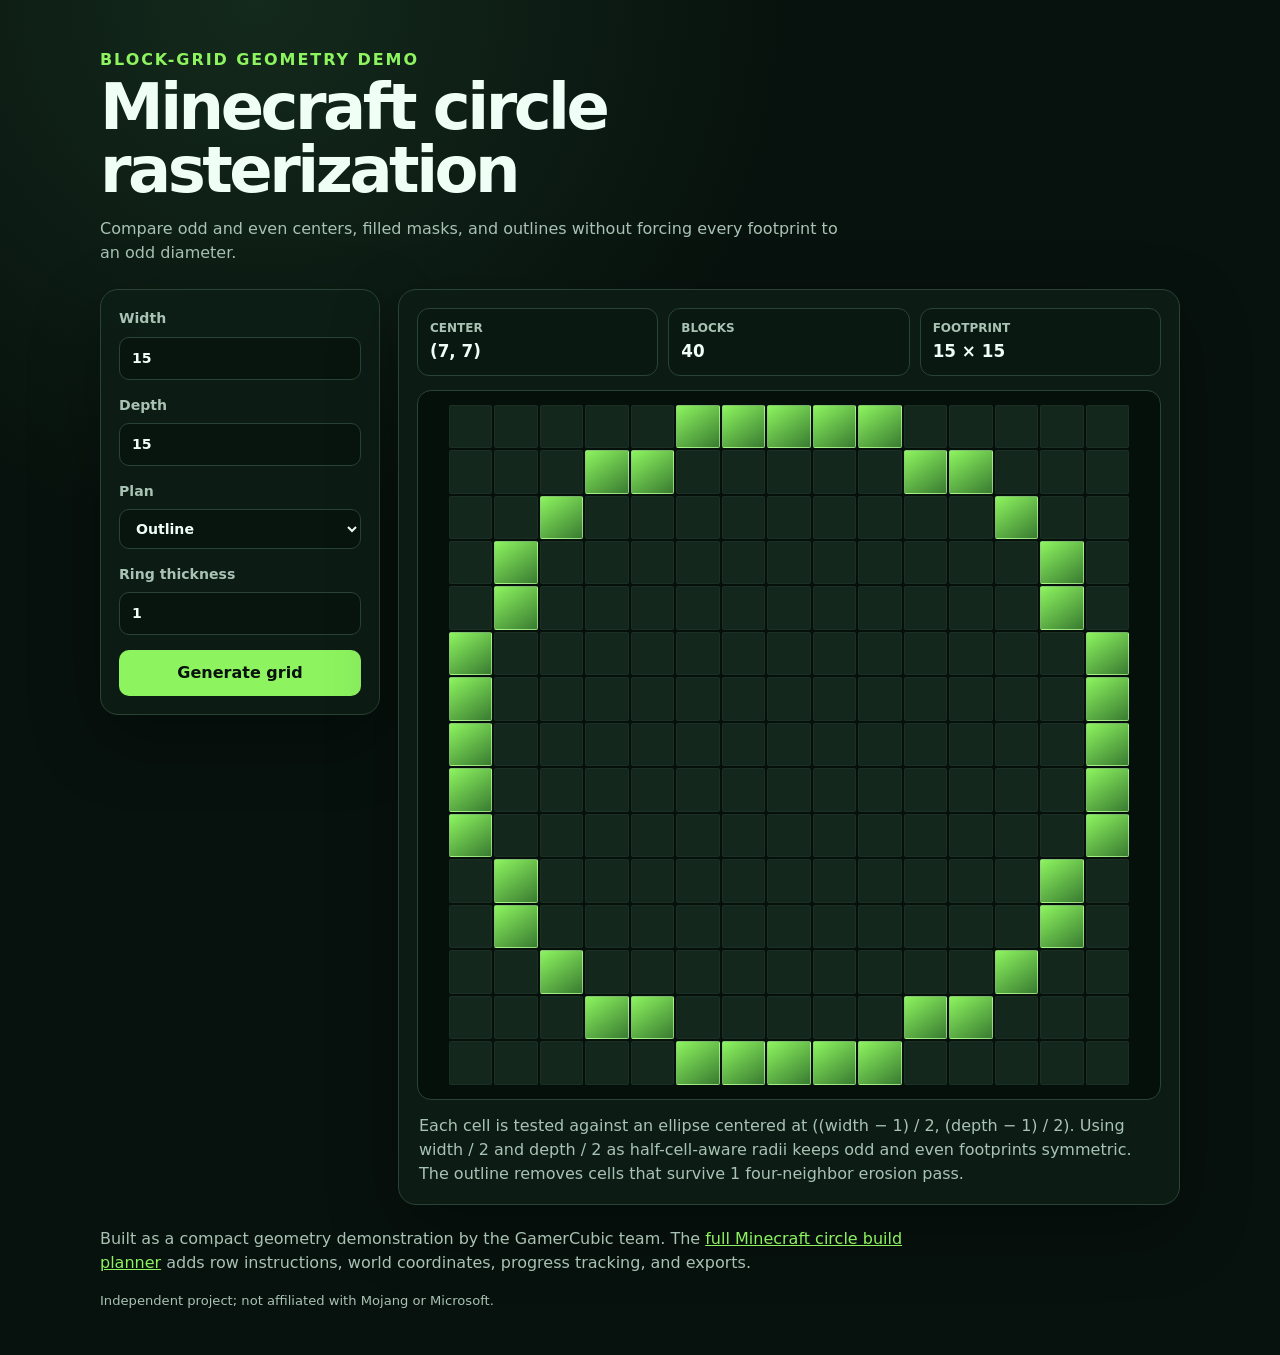
<file: index.html>
<!doctype html>
<html lang="en">
<head>
  <meta charset="utf-8">
  <meta name="viewport" content="width=device-width, initial-scale=1">
  <title>Minecraft circle rasterization demo preview</title>
  <link rel="stylesheet" href="style.css">
</head>
<body>
  <main class="app">
    <header class="hero">
      <p class="eyebrow">Block-grid geometry demo</p>
      <h1>Minecraft circle rasterization</h1>
      <p>Compare odd and even centers, filled masks, and outlines without forcing every footprint to an odd diameter.</p>
    </header>

    <section class="workspace" aria-label="Circle rasterization controls and preview">
      <form class="controls" id="controls">
        <label>Width<input id="width" type="number" min="3" max="64" value="15"></label>
        <label>Depth<input id="depth" type="number" min="3" max="64" value="15"></label>
        <label>Plan<select id="plan"><option value="outline">Outline</option><option value="filled">Filled</option></select></label>
        <label id="thickness-wrap">Ring thickness<input id="thickness" type="number" min="1" max="6" value="1"></label>
        <button type="submit">Generate grid</button>
      </form>

      <section class="result" aria-live="polite">
        <div class="metrics">
          <div><span>Center</span><strong id="center">—</strong></div>
          <div><span>Blocks</span><strong id="count">—</strong></div>
          <div><span>Footprint</span><strong id="size">—</strong></div>
        </div>
        <div class="grid-wrap"><div id="grid" class="grid" role="img" aria-label="Generated block-grid plan"></div></div>
        <p id="method" class="method"></p>
      </section>
    </section>

    <footer>
      <p>
        Built as a compact geometry demonstration by the GamerCubic team. The
        <a href="https://gamercubic.com/minecraft-circle-generator/" target="_blank" rel="noopener">full Minecraft circle build planner</a>
        adds row instructions, world coordinates, progress tracking, and exports.
      </p>
      <p class="fine-print">Independent project; not affiliated with Mojang or Microsoft.</p>
    </footer>
  </main>
  <script src="script.js"></script>
</body>
</html>
</file>
<file: style.css>
:root {
  color-scheme: dark;
  --bg: #07110d;
  --panel: #0d1d16;
  --line: #294436;
  --ink: #effff5;
  --muted: #a8c2b3;
  --lime: #8df45f;
  --lime-dark: #397c31;
  --empty: #13271d;
}

* {
  box-sizing: border-box;
}

body {
  margin: 0;
  min-height: 100vh;
  background:
    radial-gradient(circle at 20% 0%, rgba(65, 130, 82, 0.22), transparent 34rem),
    var(--bg);
  color: var(--ink);
  font: 16px/1.5 Inter, ui-sans-serif, system-ui, -apple-system, BlinkMacSystemFont, "Segoe UI", sans-serif;
}

button,
input,
select {
  font: inherit;
}

.app {
  width: min(1080px, calc(100% - 32px));
  margin: 0 auto;
  padding: 48px 0 32px;
}

.hero {
  max-width: 760px;
  margin-bottom: 24px;
}

.hero h1 {
  margin: 4px 0 8px;
  font-size: clamp(2rem, 5vw, 4.5rem);
  line-height: 0.98;
  letter-spacing: -0.055em;
}

.hero p {
  color: var(--muted);
}

.eyebrow {
  margin: 0;
  color: var(--lime) !important;
  font-weight: 800;
  letter-spacing: 0.12em;
  text-transform: uppercase;
}

.workspace {
  display: grid;
  grid-template-columns: minmax(220px, 280px) 1fr;
  gap: 18px;
}

.controls,
.result {
  border: 1px solid var(--line);
  border-radius: 18px;
  background: rgba(13, 29, 22, 0.9);
  box-shadow: 0 24px 70px rgba(0, 0, 0, 0.28);
}

.controls {
  align-self: start;
  display: grid;
  gap: 15px;
  padding: 18px;
}

label {
  display: grid;
  gap: 7px;
  color: var(--muted);
  font-size: 0.88rem;
  font-weight: 750;
}

input,
select {
  width: 100%;
  border: 1px solid var(--line);
  border-radius: 10px;
  background: #08150f;
  color: var(--ink);
  padding: 10px 12px;
}

button {
  border: 0;
  border-radius: 10px;
  background: var(--lime);
  color: #07110d;
  cursor: pointer;
  font-weight: 900;
  padding: 11px 14px;
}

button:hover {
  filter: brightness(1.08);
}

.result {
  min-width: 0;
  padding: 18px;
}

.metrics {
  display: grid;
  grid-template-columns: repeat(3, 1fr);
  gap: 10px;
  margin-bottom: 14px;
}

.metrics div {
  border: 1px solid var(--line);
  border-radius: 12px;
  background: #091811;
  padding: 10px 12px;
}

.metrics span,
.metrics strong {
  display: block;
}

.metrics span {
  color: var(--muted);
  font-size: 0.75rem;
  font-weight: 800;
  text-transform: uppercase;
}

.metrics strong {
  margin-top: 2px;
  font-size: 1.05rem;
}

.grid-wrap {
  overflow: auto;
  border: 1px solid var(--line);
  border-radius: 14px;
  background: #06100b;
  padding: 14px;
}

.grid {
  display: grid;
  gap: 2px;
  width: min(100%, 680px);
  min-width: 280px;
  margin: 0 auto;
  aspect-ratio: var(--grid-ratio, 1);
}

.cell {
  min-width: 3px;
  min-height: 3px;
  border: 1px solid rgba(255, 255, 255, 0.035);
  border-radius: 2px;
  background: var(--empty);
}

.cell.on {
  background: linear-gradient(145deg, var(--lime), var(--lime-dark));
  border-color: rgba(220, 255, 208, 0.35);
}

.method,
footer {
  color: var(--muted);
}

.method {
  margin: 14px 2px 0;
}

footer {
  max-width: 820px;
  margin-top: 22px;
}

a {
  color: var(--lime);
}

.fine-print {
  font-size: 0.82rem;
}

@media (max-width: 760px) {
  .app {
    padding-top: 28px;
  }

  .workspace {
    grid-template-columns: 1fr;
  }

  .metrics {
    grid-template-columns: 1fr;
  }
}
</file>
